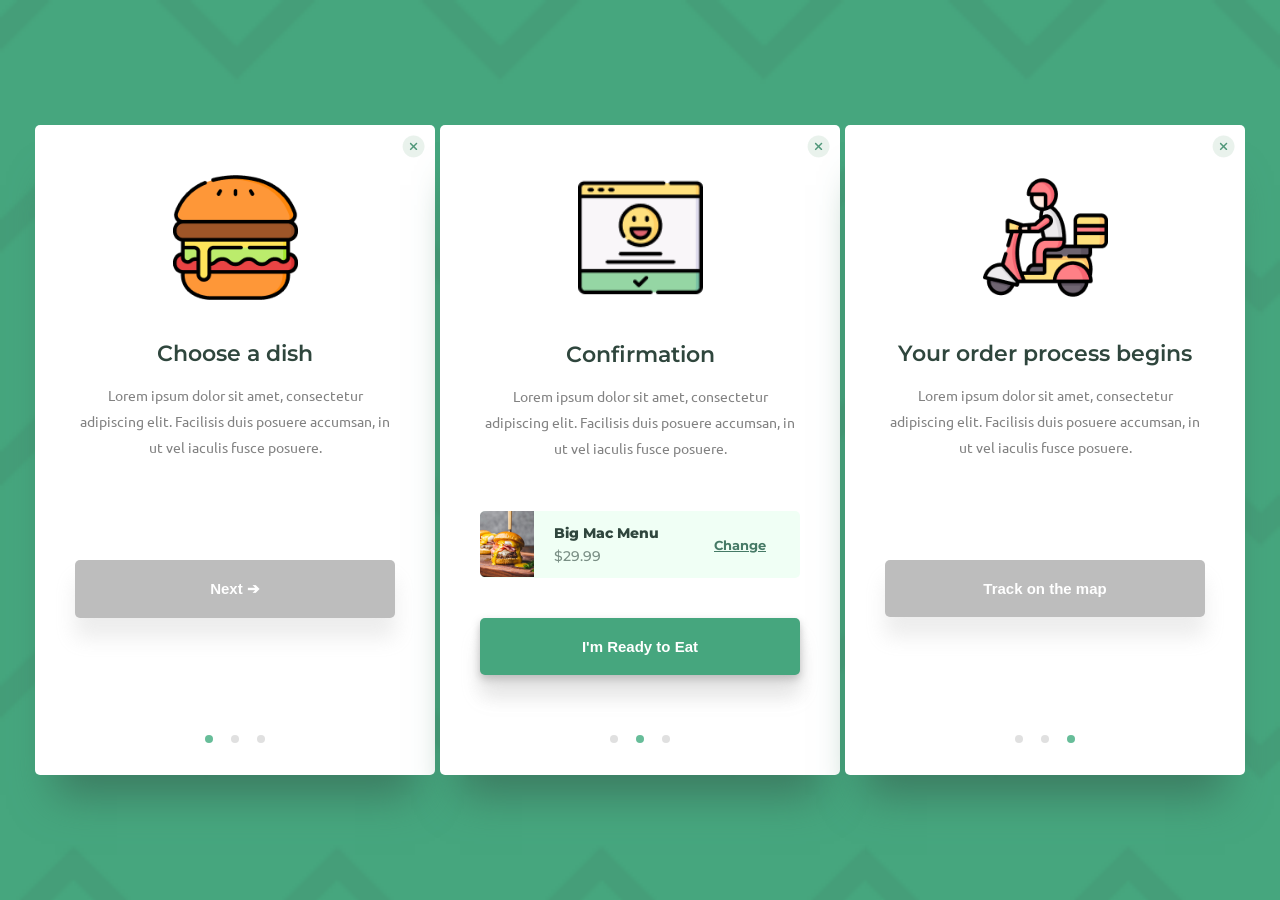
<file: index.html>
<!DOCTYPE html>
<html lang="en">
<head>
    <meta charset="UTF-8">
    <meta http-equiv="X-UA-Compatible" content="IE=edge">
    <meta name="viewport" content="width=device-width, initial-scale=1.0">
    <title>Delivery Status Page</title>
    <link rel="stylesheet" href="styles.css">
</head>
<body>
    <div class="outer-container">
        <div class="panel desktop-only">
            <img class="close-btn" src="./images/close-x.png" alt="close-x">
            <div class="inner-container">
                <img src="./images/hamburger.webp" alt="hamburger">
                <h2>Choose a dish</h2>
                <p>Lorem ipsum dolor sit amet, consectetur adipiscing elit.
                    Facilisis duis posuere accumsan, in ut vel iaculis fusce posuere.
                </p>
                <button class="all-btn inactive-btn">Next ➔</button>
                <div class="dots-container">
                    <div class="dot selected-dot"></div>
                    <div class="dot"></div>
                    <div class="dot"></div>
                </div>
            </div>
        </div>
        <div class="panel">
            <img class="close-btn" src="./images/close-x.png" alt="close-x">
            <div class="inner-container">
                <img src="./images/food-happy.png" alt="food-happy">
                <h2>Confirmation</h2>
                <p>Lorem ipsum dolor sit amet, consectetur adipiscing elit.
                    Facilisis duis posuere accumsan, in ut vel iaculis fusce posuere.
                </p>
                <div class="selected-food">
                    <img src="./images/Rectangle-Burger.png" alt="selected-food">
                    <div class="food-name-price">
                        <h3 class="food-name">Big Mac Menu</h3>
                        <h3 class="food-price">$29.99</h3>
                    </div>
                    <a href="#">Change</a>
                </div>
                <button class="all-btn ready-btn">I'm Ready to Eat</button>
                <div class="dots-container">
                    <div class="dot"></div>
                    <div class="dot selected-dot"></div>
                    <div class="dot"></div>
                </div>
            </div>
        </div>
        <div class="panel desktop-only">
            <img class="close-btn" src="./images/close-x.png" alt="close-x">
            <div class="inner-container">
                <img src="./images/delivery-man.webp" alt="delivery-man">
                <h2>Your order process begins</h2>
                <p>Lorem ipsum dolor sit amet, consectetur adipiscing elit.
                    Facilisis duis posuere accumsan, in ut vel iaculis fusce posuere.
                </p>
                <button class="all-btn inactive-btn">Track on the map</button>
                <div class="dots-container">
                    <div class="dot"></div>
                    <div class="dot"></div>
                    <div class="dot selected-dot"></div>
                </div>
            </div>
        </div>
    </div>
</body>
</html>
</file>
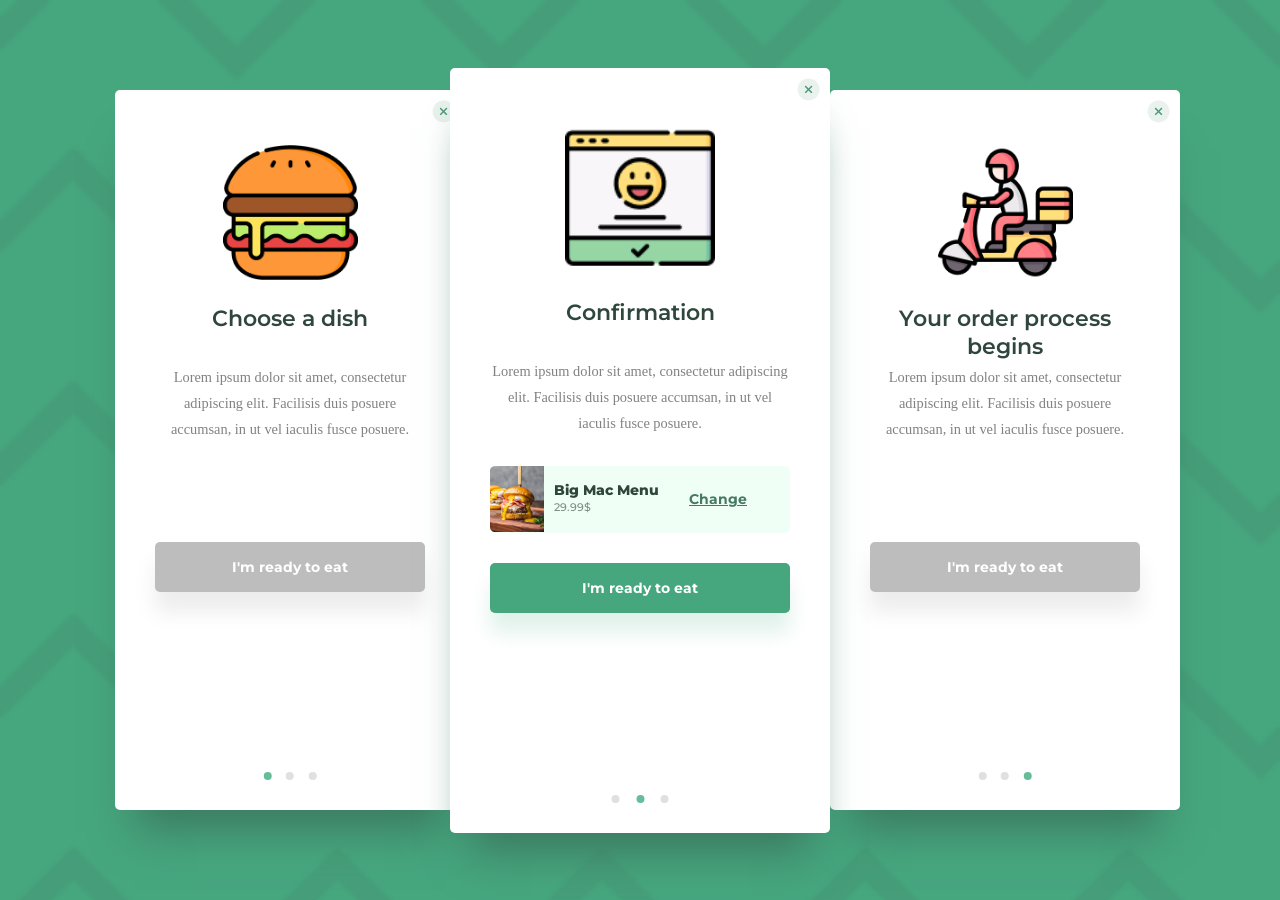
<file: delivery.html>
<!DOCTYPE html>
<html lang="en">
<head>
    <meta charset="UTF-8">
    <meta http-equiv="X-UA-Compatible" content="IE=edge">
    <meta name="viewport" content="width=device-width, initial-scale=1.0">
    <title>Delivery Status Page</title>
    <link rel="stylesheet" href="./css/styles.css">
</head>
<body>
    <div class="panel left">
        <img id="close-button" src="./assets/food-close-x.png">
        <div class="inner-container">
            <img id="food-hamburge" src="./assets/hamburger+1.webp">
            <h2>Choose a dish</h2>
            <p>Lorem ipsum dolor sit amet, consectetur adipiscing elit. Facilisis duis posuere accumsan, in ut vel iaculis fusce posuere.</p>
            <button class="all-btn inaktive-btn">I'm ready to eat</button>
            <div class="dots-container">
                <div class="dot green"></div>
                <div class="dot"></div>
                <div class="dot"></div>
            </div>
        </div>
    </div>
    <div class="panel center">
        <img id="close-button" src="./assets/food-close-x.png">
        <div class="inner-container">
            <img id="food-happy" src="./assets/food-happy.png">
            <h2>Confirmation</h2>
            <p>Lorem ipsum dolor sit amet, consectetur adipiscing elit. Facilisis duis posuere accumsan, in ut vel iaculis fusce posuere.</p>
            <div id="food-section">
                <img id="rectangle" src="./assets/Rectangle.png">
                <div class="food-text">
                    <h5 class="item">Big Mac Menu</h5>
                    <h6 class="price">29.99$</h6>
                </div>
                <a href="#">Change</a>
            </div>
            <button class="all-btn ready-btn">I'm ready to eat</button>
            <div class="dots-container">
                <div class="dot"></div>
                <div class="dot green"></div>
                <div class="dot"></div>
            </div>
        </div>
    </div>
    <div class="panel right">
        <img id="close-button" src="./assets/food-close-x.png">
        <div class="inner-container">
            <img id="delivery-man" src="./assets/delivery-man+1.webp">
            <h2>Your order process begins</h2>
            <p>Lorem ipsum dolor sit amet, consectetur adipiscing elit. Facilisis duis posuere accumsan, in ut vel iaculis fusce posuere.</p>
            <button class="all-btn inaktive-btn">I'm ready to eat</button>
            <div class="dots-container">
                <div class="dot"></div>
                <div class="dot"></div>
                <div class="dot green"></div>
            </div>
        </div>
    </div>
</body>
</html>
</file>
<file: styles.css>
@import url('https://fonts.googleapis.com/css2?family=Montserrat:wght@100;200;300;400;500;600;700;800;900&family=Ubuntu&display=swap');

* {
    margin: 0;
    padding: 0;
    box-sizing: border-box;
}
body, html {
    min-height: 100vh;
    min-width: 100%;
    font-size: 62.5%;
}
body {
    font-family: 'Montserrat';
    overflow: scroll;
    width: 100%;
    min-height: 100dvh;
    background-image: url('./images/ZigZag-Background.png');
    background-size: cover;
    background-repeat: no-repeat;
}
.outer-container {
    width: 100%;
    max-width: 1920px;
    min-width: 375px;
    min-height: 100dvh;
    display: flex;
    justify-content: center;
    align-items: center;
    padding: 2rem;
    overflow: scroll;
}
.panel {
    max-width: 400px;
    min-width: 320px;
    height: 650px;
    background-color: #ffffff;
    box-shadow: 0px 40px 40px -20px #3C7B61;
    border-radius: 5px;
    position: relative;
    transition: transform .3s ease-out;
    margin: .5rem;
}
.panel:nth-of-type(1) {
    height: 650px;
    /* margin-right: -1.5rem; */
}
.panel:nth-of-type(2) {
    margin: 0 auto;
}
.panel:nth-of-type(3) {
    height: 650px;
    /* margin-left: -1.5rem; */
}
.close-btn {
    position: absolute;
    right: 1rem;
    top: 1rem;
}
.inner-container {
    width: 100%;
}
.inner-container > img {
    display: block;
    width: 125px;
    margin: 5rem auto 4rem;
}
.inner-container h2 {
    font-weight: 600;
    font-size: 2.2rem;
    color: #2F463D;
    text-align: center;
}
.inner-container p {
    font-family: 'Ubuntu';
    font-size: 1.4rem;
    line-height: 2.6rem;
    color: #828282;
    text-align: center;
    width: 80%;
    margin: 1.5rem auto 5rem;
}
.selected-food {
    width: 80%;
    background-color: #F0FFF5;
    margin: 0 auto;
    display: flex;
    align-items: center;
    border-radius: 5px;
}
.food-name-price {
    width: 50%;
    margin-left: 2rem;
}
.food-name {
    font-weight: 800;
    font-size: 1.4rem;
    color: #2F463D;
    margin-bottom: .5rem;
}
.food-price {
    font-weight: 500;
    font-size: 1.4rem;
    color: #7A8F85;
}
.selected-food a {
    font-weight: 700;
    font-size: 1.3rem;
    color: #467A66;
}
.all-btn {
    width: 80%;
    display: block;
    padding: 2rem 0;
    box-shadow: 0px 20px 20px rgba(167, 167, 167, 0.2);
    border-radius: 5px;
    font-weight: 800;
    font-size: 1.5rem;
    color: #FFFFFF;
    border: none;
}
.ready-btn {
    margin: 4rem auto 0;
    background: #46A67E;
    filter: drop-shadow(0px 4px 4px rgba(0, 0, 0, 0.25));
    transition: .5s all;
}
.inactive-btn {
    margin: 10rem auto;
    background: #BDBDBD;
}
.ready-btn:hover {
    cursor: pointer;
    opacity: .8;
    transition: .5s all;
}
.dots-container {
    width: 15%;
    display: flex;
    justify-content: space-between;
    position: absolute;
    left: 50%;
    bottom: 5%;
    transform: translateX(-50%);
}
.dot {
    height: 8px;
    width: 8px;
    border-radius: 100%;
    background-color: #E0E0E0;
}
.selected-dot {
    background-color: #67BD99;
}
.desktop-only {
    display: none;
}
@media only screen and (min-width: 992px) {
    .desktop-only {
        display: block;
    }
    .panel:nth-of-type(2) {
        width: 420px;
        margin: 0;
        /* z-index: 3; */
    }
    .panel:hover {
        transform: scale(1.1);
        z-index: 3;
        transition: transform .3s ease-out;
    }
}
</file>
<file: css/styles.css>
@import url('https://fonts.googleapis.com/css2?family=Montserrat:ital,wght@0,100;0,200;0,300;0,400;0,500;0,600;0,700;0,800;0,900;1,100;1,200;1,300;1,400;1,500;1,600;1,700;1,800;1,900&display=swap');
* {
    margin: 0;
    padding: 0;
}
html, body {
    min-width: 100%;
    min-height: 100vh;
}
body {
    background: url('../assets/ZigZag.png') no-repeat;
    background-size: cover;
    display: flex;
    justify-content: center;
    align-items: center;
}
h2, h5, h6, a, button {
    font-family: 'Montserrat';
}
.panel {
    position: relative;
    width: 350px;
    height: 85vh;
    background-color: #FFFFFF;
    box-shadow: 0px 40px 40px -20px #3C7B61;
    border-radius: 5px;
    z-index: 1;
}
.panel.center {
    z-index: 9;
    width: 380px;
}
.panel.left, .panel.right {
    height: 80vh;
}
.panel.left, .panel.right {
    margin-right: -15px;
}
#close-button {
    position: absolute;
    right: 10px;
    top: 10px;
}
.inner-container {
    width: 100%;
    text-align: center;
    box-sizing: border-box;
    padding: 55px 40px;
}
.inner-container > img {
    width: 50%
}
.inner-container h2 {
    font-weight: 600;
    font-size: 1.4rem;
    color: #2F463D;
    margin: 20px 0 10px 0;
    height: 50px;
}
.inner-container p {
    font-family: 'Ubuntu';
    font-weight: 400;
    line-height: 26px;
    color: #828282;
    font-size: 0.9rem;
}
#food-section {
    width: 100%;
    display: flex;
    background-color: #F0FFF5;
    align-items: center;
    box-sizing: border-box;
    margin: 30px 0 30px;
    text-align: left;
    border-radius: 5px;
}
h5.item {
    font-weight: 800;
    font-size: 0.9rem;
    line-height: 17px;
    color: #2F463D;
    margin: 0 10px;
}
h6.price {
    font-weight: 500;
    font-size: 09.rem;
    line-height: 17px;
    color: #7A8F85;
    margin: 0 10px;
}
#food-section a {
    font-weight: 700;
    font-size: 0.85rem;
    line-height: 16px;
    color: #467A66;
    margin: 0 0 0 20px;
}
.all-btn {
    width: 100%;
    height: 50px;
    border-radius: 5px;
    border: none;
    font-weight: 700;
    font-size: 0.9rem;
    line-height: 18px;
    color: #FFFFFF;
    transition: 0.3s ease all;
}
.inaktive-btn {
    background-color: #BDBDBD;
    box-shadow: 0px 20px 20px rgba(167, 167, 167, 0.2);
    margin-top: 100px;
}
.ready-btn {
    background-color: #46A67E;
    box-shadow: 0px 20px 20px rgba(103, 189, 153, 0.2);
    transition: 0.3s ease all;
}
.ready-btn:hover {
    opacity: 0.8;
    transition: 0.3s ease all;
    cursor: pointer;
}
.dots-container {
    width: 15%;
    display: flex;
    justify-content: space-between;
    position: absolute;
    left: 50%;
    bottom: 30px;
    transform: translateX(-50%);
}
.dot {
    height: 8px;
    width: 8px;
    background-color: #E0E0E0;
    border-radius: 100%;
}
.dot.green {
    background-color: #67BD99;
}
.left, .right {
    display: none;
}
@media only screen and (min-width: 992px) {
    .left, .right {
        display: block;
    }
}
</file>
